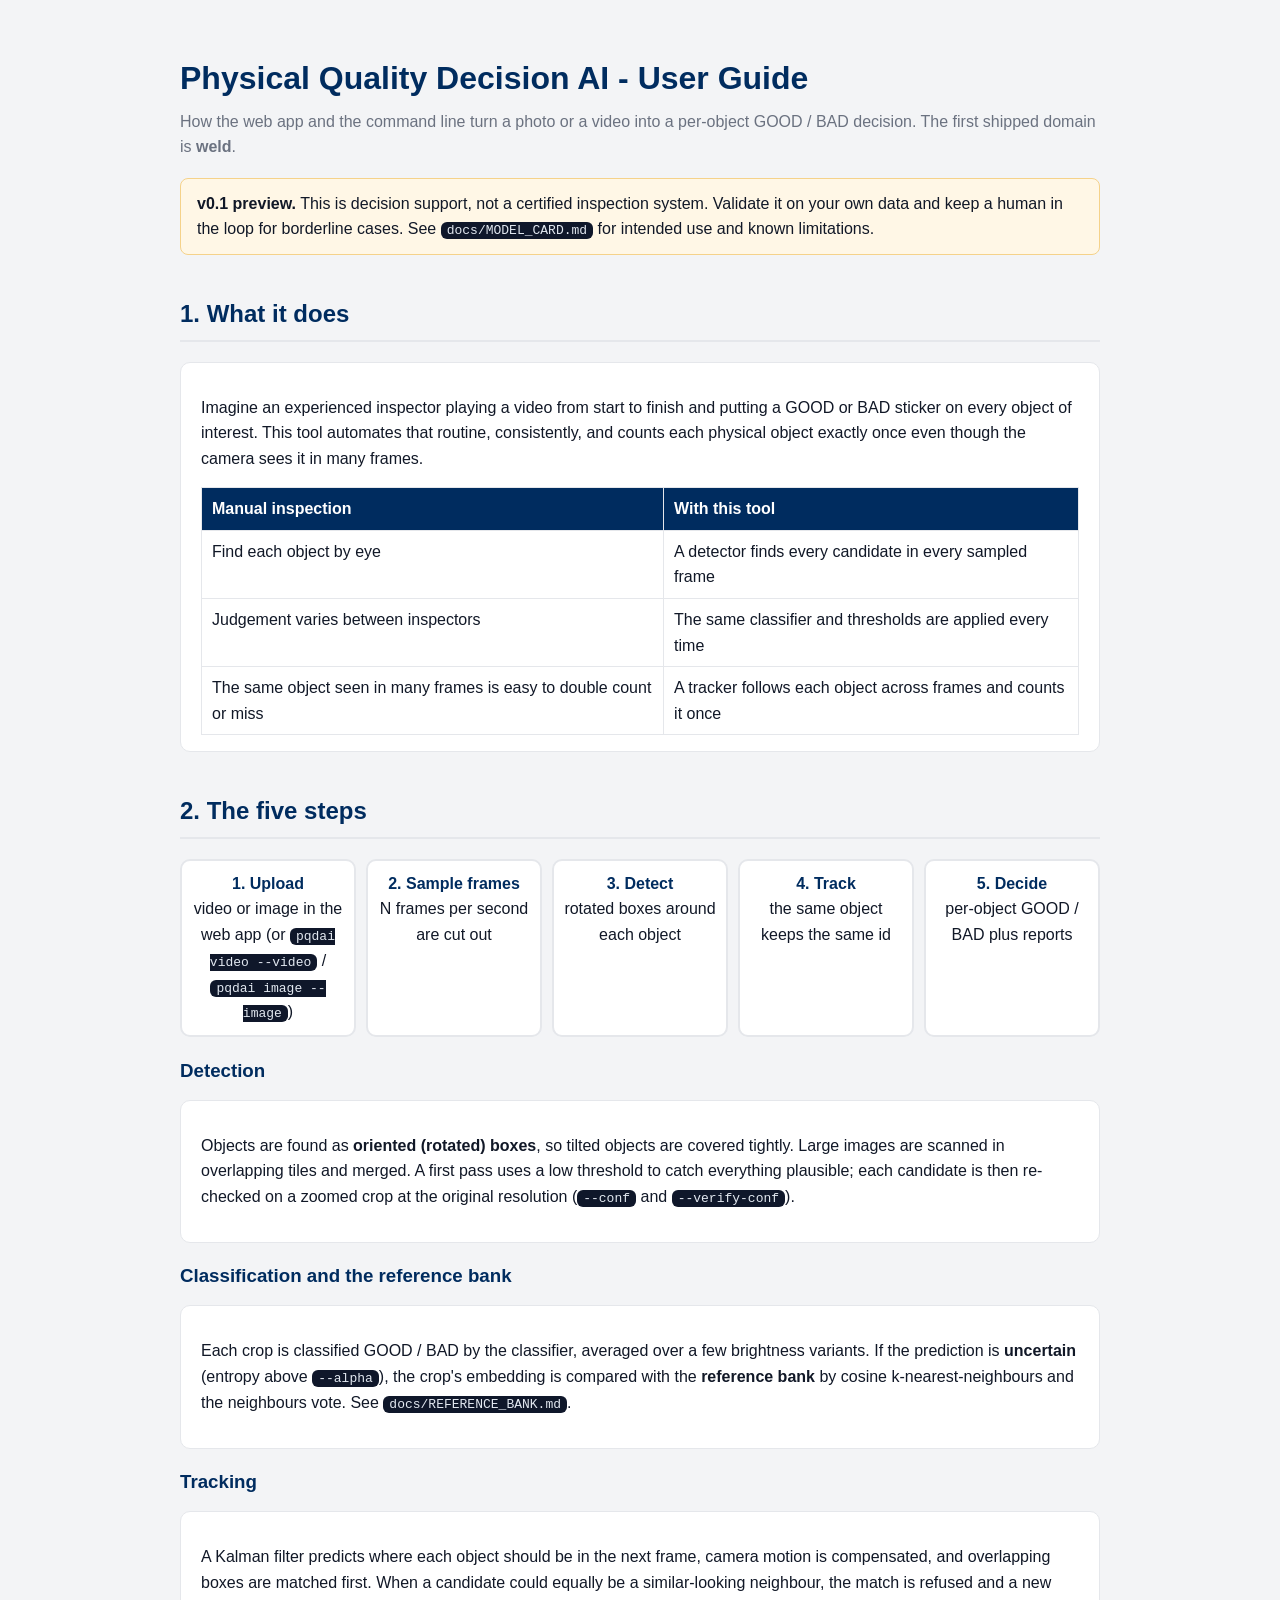
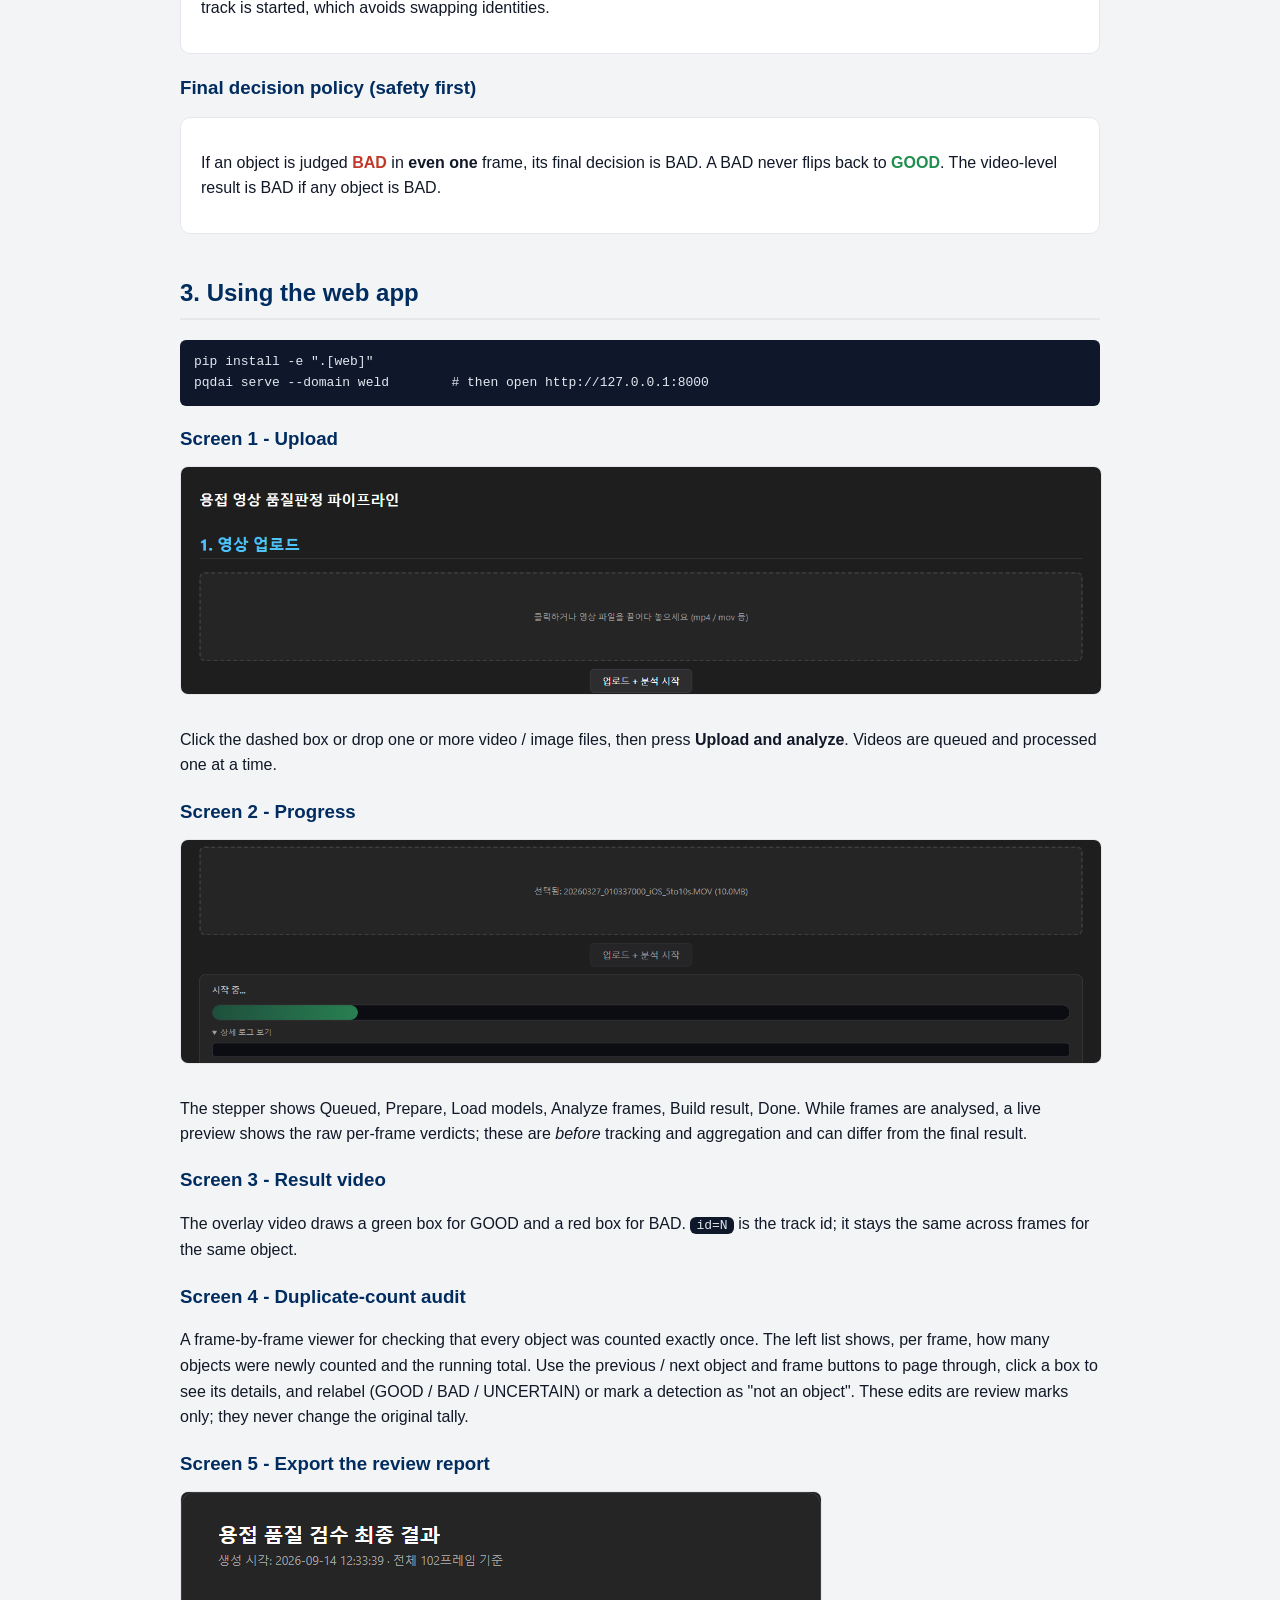
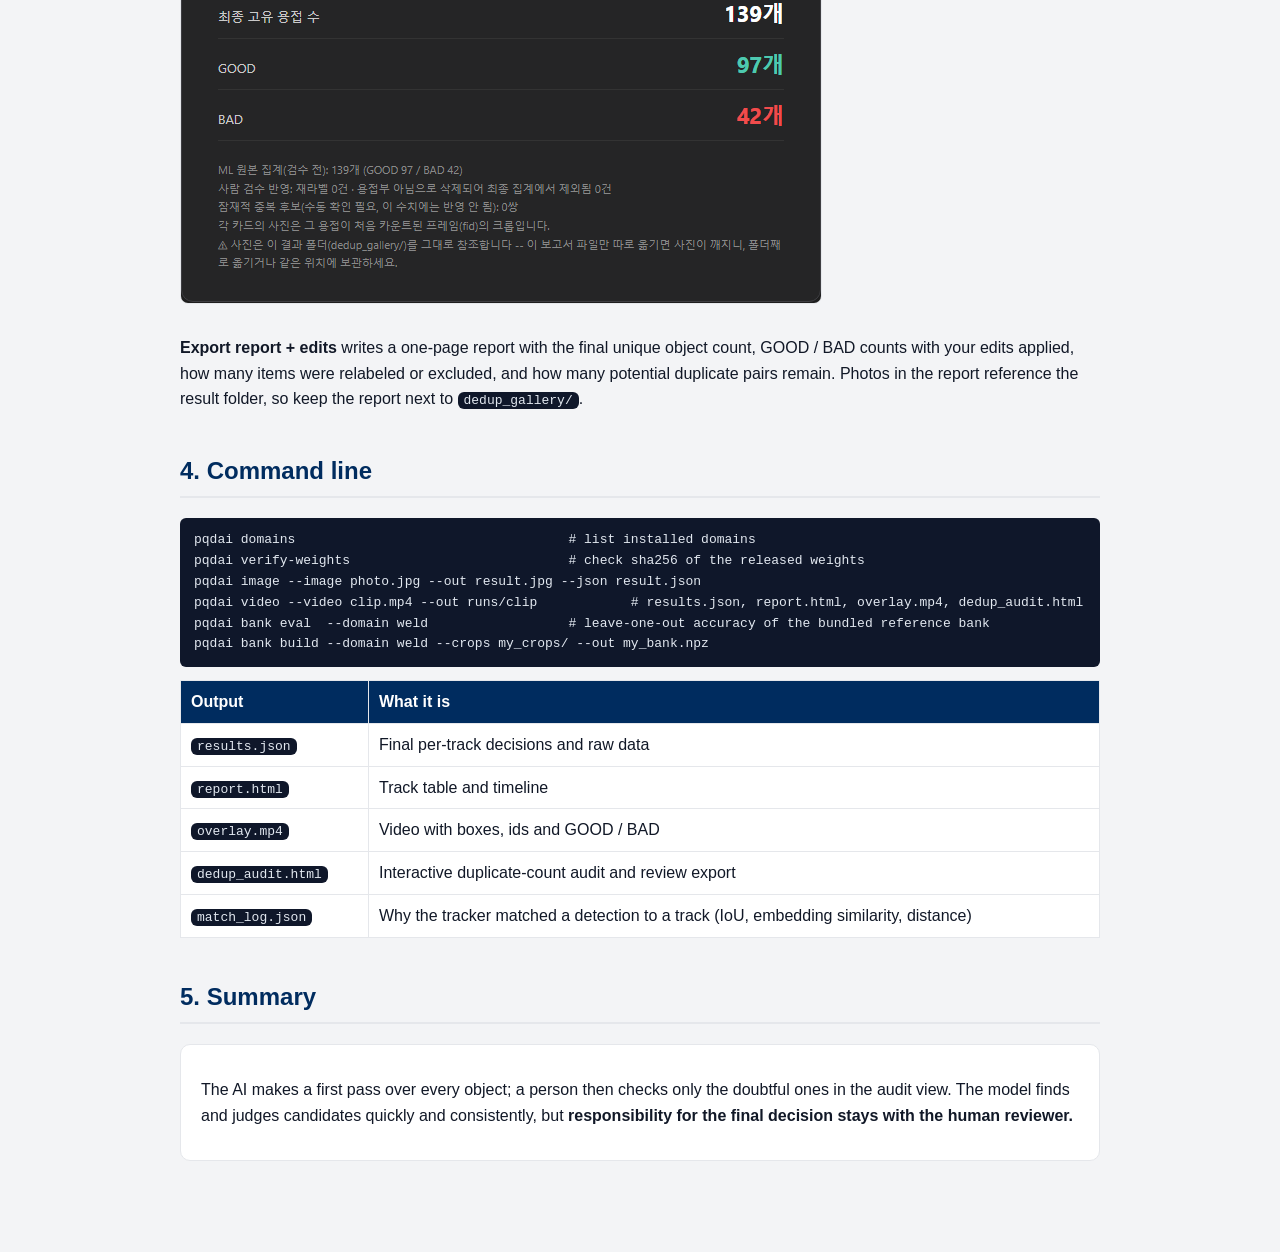
<file: docs/user_guide.html>
<!DOCTYPE html>
<html lang="en">
<head>
<meta charset="UTF-8" />
<meta name="viewport" content="width=device-width, initial-scale=1.0" />
<title>Physical Quality Decision AI - User Guide</title>
<style>
  :root { --navy:#002C5F; --sky:#0a8fb5; --bad:#c0392b; --good:#1f8f4e; --gray:#6b7280; --line:#e5e7eb; }
  body { font-family: -apple-system, "Segoe UI", Roboto, Helvetica, Arial, sans-serif; margin:0; color:#111827; background:#f3f4f6; line-height:1.6; }
  main { max-width: 920px; margin: 0 auto; padding: 32px 20px 80px; }
  h1 { color: var(--navy); margin-bottom: 4px; }
  h2 { color: var(--navy); border-bottom: 2px solid var(--line); padding-bottom: 6px; margin-top: 40px; }
  h3 { color: var(--navy); margin-bottom: 4px; }
  .sub { color: var(--gray); margin-top: 0; }
  .notice { background:#fff7e6; border:1px solid #f5d28a; border-radius:8px; padding:12px 16px; margin:18px 0; }
  .card { background:#fff; border:1px solid var(--line); border-radius:10px; padding:16px 20px; margin:14px 0; }
  .flow { display:flex; flex-wrap:wrap; gap:10px; align-items:stretch; }
  .flow .step { flex:1 1 150px; background:#fff; border:2px solid var(--line); border-radius:10px; padding:10px; text-align:center; }
  .flow .step b { display:block; color:var(--navy); }
  .good { color: var(--good); font-weight:700; } .bad { color: var(--bad); font-weight:700; }
  code, pre { background:#0f172a; color:#e2e8f0; border-radius:6px; }
  code { padding:1px 6px; } pre { padding:12px 14px; overflow-x:auto; }
  img.shot { max-width:100%; border:1px solid var(--line); border-radius:8px; margin:8px 0; }
  table { border-collapse: collapse; width:100%; background:#fff; }
  th, td { border:1px solid var(--line); padding:8px 10px; text-align:left; vertical-align:top; }
  th { background: var(--navy); color:#fff; }
</style>
</head>
<body>
<main>
<h1>Physical Quality Decision AI - User Guide</h1>
<p class="sub">How the web app and the command line turn a photo or a video into a per-object GOOD / BAD decision. The first shipped domain is <b>weld</b>.</p>

<div class="notice"><b>v0.1 preview.</b> This is decision support, not a certified inspection system. Validate it on your own data and keep a human in the loop for borderline cases. See <code>docs/MODEL_CARD.md</code> for intended use and known limitations.</div>

<h2>1. What it does</h2>
<div class="card">
  <p>Imagine an experienced inspector playing a video from start to finish and putting a GOOD or BAD sticker on every object of interest. This tool automates that routine, consistently, and counts each physical object exactly once even though the camera sees it in many frames.</p>
  <table>
    <tr><th>Manual inspection</th><th>With this tool</th></tr>
    <tr><td>Find each object by eye</td><td>A detector finds every candidate in every sampled frame</td></tr>
    <tr><td>Judgement varies between inspectors</td><td>The same classifier and thresholds are applied every time</td></tr>
    <tr><td>The same object seen in many frames is easy to double count or miss</td><td>A tracker follows each object across frames and counts it once</td></tr>
  </table>
</div>

<h2>2. The five steps</h2>
<div class="flow">
  <div class="step"><b>1. Upload</b>video or image in the web app (or <code>pqdai video --video</code> / <code>pqdai image --image</code>)</div>
  <div class="step"><b>2. Sample frames</b>N frames per second are cut out</div>
  <div class="step"><b>3. Detect</b>rotated boxes around each object</div>
  <div class="step"><b>4. Track</b>the same object keeps the same id</div>
  <div class="step"><b>5. Decide</b>per-object GOOD / BAD plus reports</div>
</div>

<h3>Detection</h3>
<div class="card">
  <p>Objects are found as <b>oriented (rotated) boxes</b>, so tilted objects are covered tightly. Large images are scanned in overlapping tiles and merged. A first pass uses a low threshold to catch everything plausible; each candidate is then re-checked on a zoomed crop at the original resolution (<code>--conf</code> and <code>--verify-conf</code>).</p>
</div>
<h3>Classification and the reference bank</h3>
<div class="card">
  <p>Each crop is classified GOOD / BAD by the classifier, averaged over a few brightness variants. If the prediction is <b>uncertain</b> (entropy above <code>--alpha</code>), the crop's embedding is compared with the <b>reference bank</b> by cosine k-nearest-neighbours and the neighbours vote. See <code>docs/REFERENCE_BANK.md</code>.</p>
</div>
<h3>Tracking</h3>
<div class="card">
  <p>A Kalman filter predicts where each object should be in the next frame, camera motion is compensated, and overlapping boxes are matched first. When a candidate could equally be a similar-looking neighbour, the match is refused and a new track is started, which avoids swapping identities.</p>
</div>
<h3>Final decision policy (safety first)</h3>
<div class="card">
  <p>If an object is judged <span class="bad">BAD</span> in <b>even one</b> frame, its final decision is BAD. A BAD never flips back to <span class="good">GOOD</span>. The video-level result is BAD if any object is BAD.</p>
</div>

<h2>3. Using the web app</h2>
<pre>pip install -e ".[web]"
pqdai serve --domain weld        # then open http://127.0.0.1:8000</pre>
<h3>Screen 1 - Upload</h3>
<img class="shot" src="guide_assets/01_upload.png" alt="Upload screen">
<p>Click the dashed box or drop one or more video / image files, then press <b>Upload and analyze</b>. Videos are queued and processed one at a time.</p>
<h3>Screen 2 - Progress</h3>
<img class="shot" src="guide_assets/02_progress.png" alt="Progress screen">
<p>The stepper shows Queued, Prepare, Load models, Analyze frames, Build result, Done. While frames are analysed, a live preview shows the raw per-frame verdicts; these are <i>before</i> tracking and aggregation and can differ from the final result.</p>
<h3>Screen 3 - Result video</h3>
<p>The overlay video draws a green box for GOOD and a red box for BAD. <code>id=N</code> is the track id; it stays the same across frames for the same object.</p>
<h3>Screen 4 - Duplicate-count audit</h3>
<p>A frame-by-frame viewer for checking that every object was counted exactly once. The left list shows, per frame, how many objects were newly counted and the running total. Use the previous / next object and frame buttons to page through, click a box to see its details, and relabel (GOOD / BAD / UNCERTAIN) or mark a detection as "not an object". These edits are review marks only; they never change the original tally.</p>
<h3>Screen 5 - Export the review report</h3>
<img class="shot" src="guide_assets/07_final_report_summary.png" alt="Final report summary">
<p><b>Export report + edits</b> writes a one-page report with the final unique object count, GOOD / BAD counts with your edits applied, how many items were relabeled or excluded, and how many potential duplicate pairs remain. Photos in the report reference the result folder, so keep the report next to <code>dedup_gallery/</code>.</p>

<h2>4. Command line</h2>
<pre>pqdai domains                                   # list installed domains
pqdai verify-weights                            # check sha256 of the released weights
pqdai image --image photo.jpg --out result.jpg --json result.json
pqdai video --video clip.mp4 --out runs/clip            # results.json, report.html, overlay.mp4, dedup_audit.html
pqdai bank eval  --domain weld                  # leave-one-out accuracy of the bundled reference bank
pqdai bank build --domain weld --crops my_crops/ --out my_bank.npz</pre>
<table>
  <tr><th>Output</th><th>What it is</th></tr>
  <tr><td><code>results.json</code></td><td>Final per-track decisions and raw data</td></tr>
  <tr><td><code>report.html</code></td><td>Track table and timeline</td></tr>
  <tr><td><code>overlay.mp4</code></td><td>Video with boxes, ids and GOOD / BAD</td></tr>
  <tr><td><code>dedup_audit.html</code></td><td>Interactive duplicate-count audit and review export</td></tr>
  <tr><td><code>match_log.json</code></td><td>Why the tracker matched a detection to a track (IoU, embedding similarity, distance)</td></tr>
</table>

<h2>5. Summary</h2>
<div class="card">
  <p>The AI makes a first pass over every object; a person then checks only the doubtful ones in the audit view. The model finds and judges candidates quickly and consistently, but <b>responsibility for the final decision stays with the human reviewer.</b></p>
</div>
</main>
</body>
</html>
</file>
